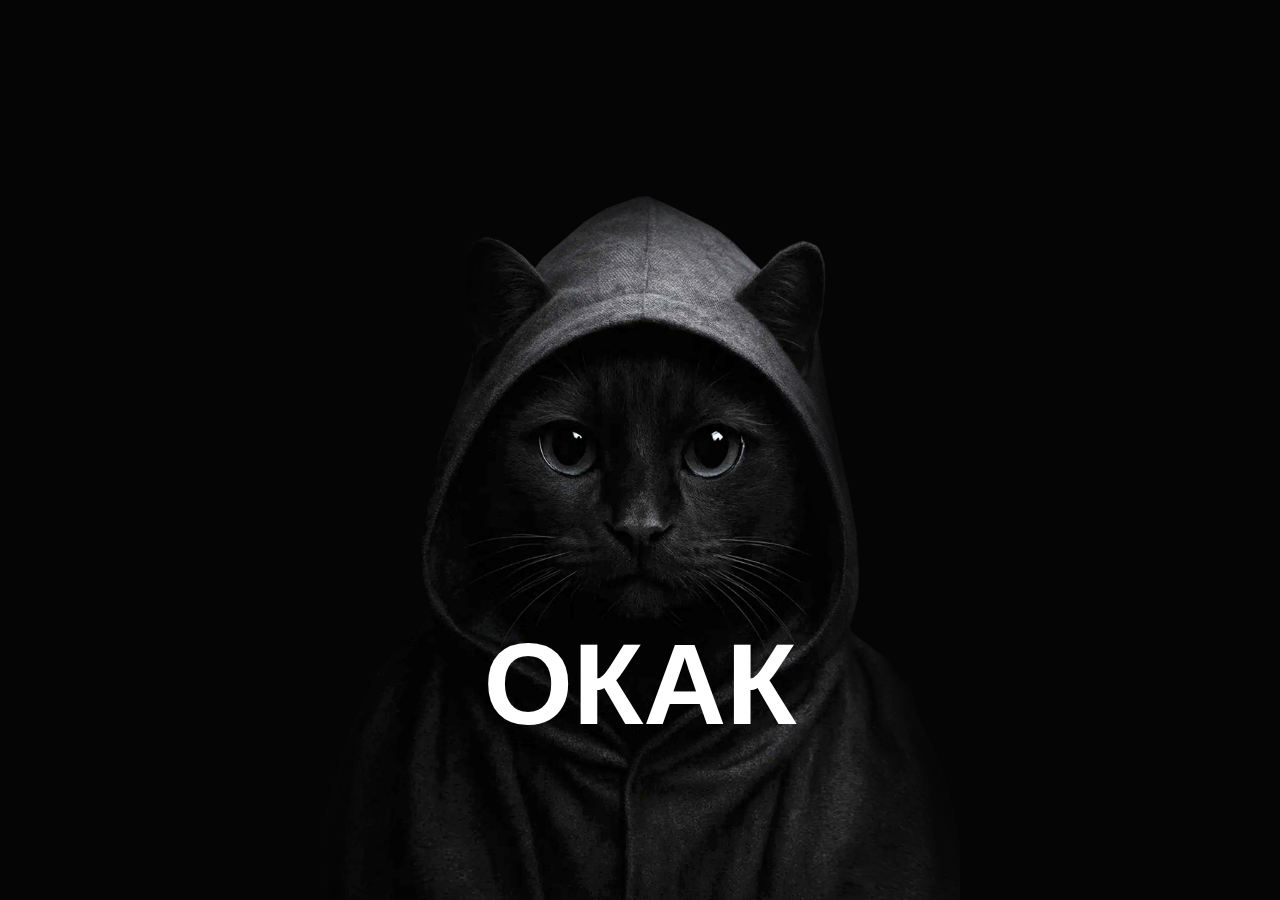
<file: 404/index.html>
<!DOCTYPE html>
<html lang="en">
<head>
    <meta charset="UTF-8">
    <meta name="viewport" content="width=device-width, initial-scale=1.0">
    <title>Страница не найдена - 404</title>
    <link rel="stylesheet" href="styles.css">
</head>
<body>
    
    <div class="app">
        <div class="error">
            404
        </div>
        <div class="img">
            <img src="cat.png" alt="cat">
            <h1 class="okak">ОКАК</h1>
        </div>
    </div>


</body>
</html>
</file>
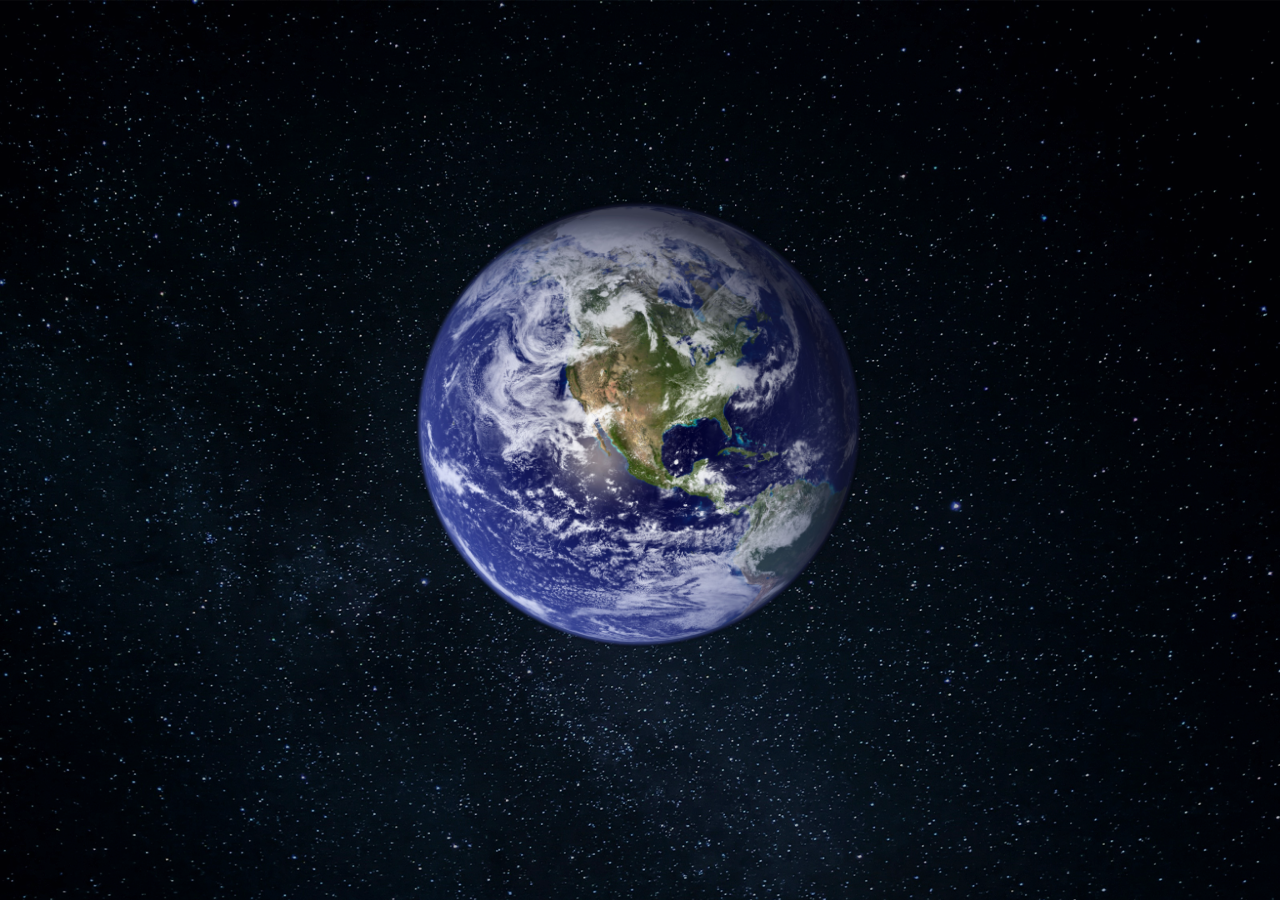
<file: earth mousemove/index.html>
<!DOCTYPE html>
<html lang="en">
<head>
    <meta charset="UTF-8">
    <meta name="viewport" content="width=device-width, initial-scale=1.0">
    <title>Document</title>
    <link rel="stylesheet" href="css/style.css">
</head>
<body>









        <section class="inner">
            <div class="earth">
                <img src="img/earth.png" alt="earth">
                <h1 class="title">
                    <span>E</span>
                    <span>A</span>
                    <span>R</span>
                    <span>T</span>
                    <span>H</span>
                </h1>
            </div>
            <div class="stars">
                <img src="img/stars.jpg" alt="stars">
            </div>
        </section>










        

    

    <script src="js/main.js"></script>
</body>
</html>
</file>
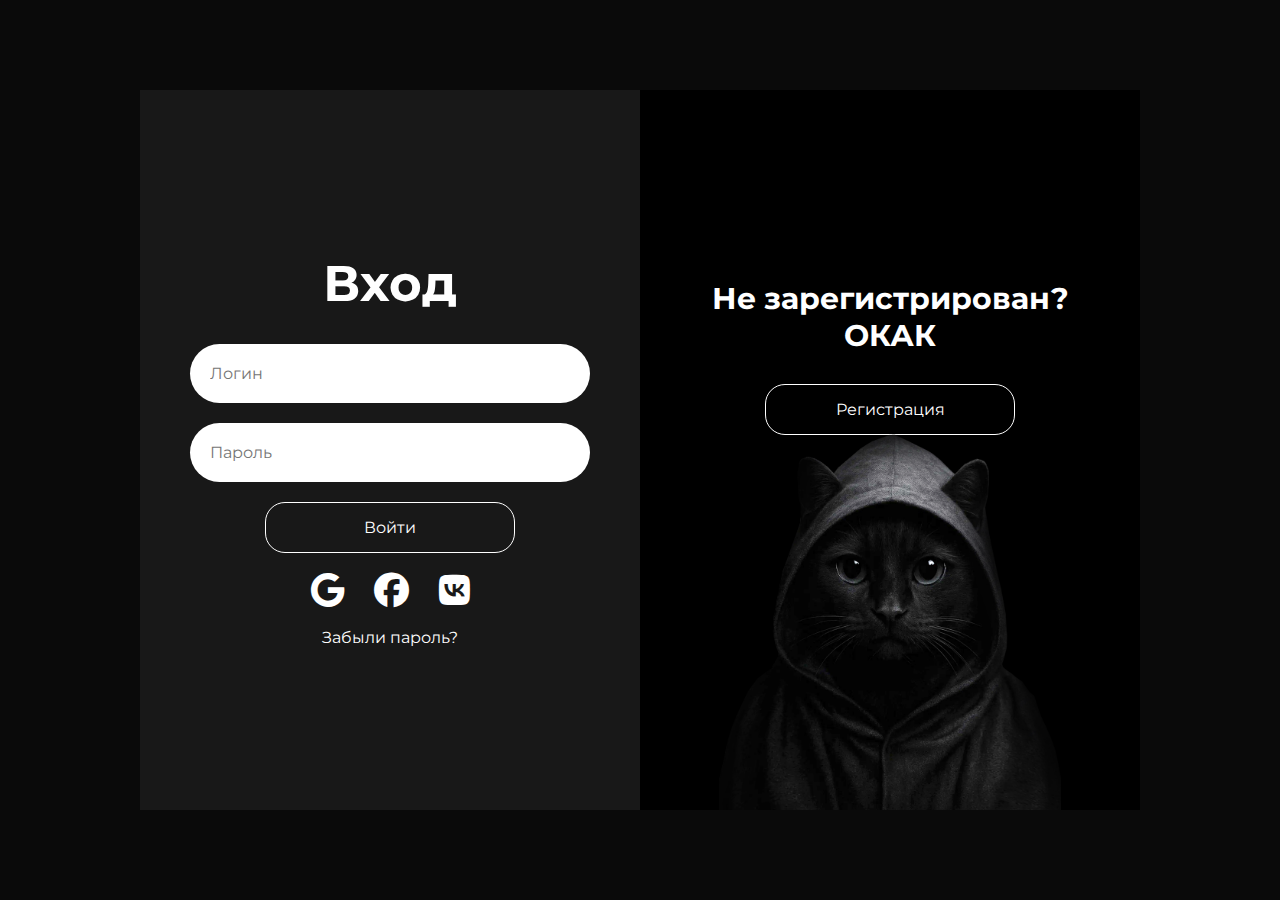
<file: form/index.html>
<!DOCTYPE html>
<html lang="en">
<head>
    <meta charset="UTF-8">
    <meta name="viewport" content="width=device-width, initial-scale=1.0">
    <title>Document</title>
    <link rel="stylesheet" href="style.css">
    <link rel="stylesheet" href="https://cdnjs.cloudflare.com/ajax/libs/font-awesome/6.5.0/css/all.min.css">

</head>
<body>



    <div class="app">


        <div class="inner">
            <form class="form logIn">
                <div class="logInBox">
                    <div>
                        <h3 class="title">Вход</h3>
                    </div>
                    <div class="inputBox">
                        <input class="input" type="text" placeholder="Логин">
                        <input class="input" type="text" placeholder="Пароль">
                        <button type="button" class="btn">Войти</button type="button">
                        <div class="icons">
                            <i class="fa-brands fa-google"></i>
                            <i class="fa-brands fa-facebook"></i>
                            <i class="fa-brands fa-vk"></i>
                        </div>
                        <a href="#" class="fp-link">Забыли пароль?</a>
                    </div>
                </div>
                <div class="logInBox">
                    <div>
                        <h3 class="title">Регистрация</h3>
                    </div>
                    <div class="inputBox">
                        <input class="input" type="text" placeholder="Логин">
                        <input class="input" type="text" placeholder="Пароль">
                        <input class="input" type="text" placeholder="Почта">
                        <button type="button" class="btn">Зарегистрироваться</button type="button">
                        <div class="icons">
                            <i class="fa-brands fa-google"></i>
                            <i class="fa-brands fa-facebook"></i>
                            <i class="fa-brands fa-vk"></i>
                        </div>
                       
                    </div>
                </div>
            </form>
            
            <form class="form signIn">
                <div class="toLogIn">
                    <div class="elements">
                        <div class="text">
                            <h4 class="smalltitle">Уже зарегистрирован?</h4>
                            <h4 class="smalltitle">ОКАК</h4>
                        </div>
                        <button type="button" class="btn login-btn">Войти</button type="button">
                    </div>
                    <img class="cat" src="img/cat.png" alt="cat">       
                </div>
                <div class="toSignIn">
                    <div class="elements">
                        <div class="text">
                            <h4 class="smalltitle">Не зарегистрирован?</h4>
                            <h4 class="smalltitle">ОКАК</h4>
                        </div>
                        <button type="button" class="btn registration-btn">Регистрация</button type="button">
                    </div>
                    <img class="cat" src="img/cat.png" alt="cat">       
                </div>
            </form>
        </div>



    </div>


    <script src="main.js"></script>
</body>
</html>
</file>
<file: 404/styles.css>
* {
    margin: 0;
    padding: 0;
    box-sizing: border-box;
}

.app {
    position: relative;
    height: 100svh;
    background-color: #050505;
    overflow: hidden;
    font-family: "Montserrat", sans-serif;
    color: #fff;
    font-size: 18px;
}

.img {
    position: absolute;
    bottom: 0;
    max-width: 1920px;
    left: 50%;
    transform: translateX(-50%);
    animation: catAnim 1.5s ease forwards;
}

.img img {
    display: flex;
    width: 100%;
    height: 100%;
    object-fit: cover;
}

@keyframes catAnim {
    0%{
        translate: 0 50%;
    }
    100%{
        translate: 0 0;
    }
}

.okak {
    position: absolute;
    bottom: 150px;
    left: 50%;
    translate: -50% 0;
    font-weight: 900;;
    font-size: 115px;
}

.error {
    position: absolute;
    top: 50%;
    left: 50%;
    font-size: 750px;
    font-weight: 900;
    transform: translate(-50%, 800px);
    animation: errorAnim 1.5s ease forwards;
}

@keyframes errorAnim {
    100% {
        transform: translate(-50%, -400px);
    }
}
</file>
<file: earth mousemove/css/style.css>
@import url('https://fonts.googleapis.com/css2?family=Dela+Gothic+One&display=swap');

















* {
    margin: 0;
    padding: 0;
    box-sizing: border-box;
}

img {
    width: 100%;
    height: 100%;
    object-fit: cover;
}

.inner {
    position: relative;
    overflow: hidden;
    display: flex;
    align-items: center;
    justify-content: center;
    min-height: 100svh;
    background-color: #04040f;
    color: #fff;
    font-family: "Dela Gothic One", sans-serif;
}



















.stars {
    position: absolute;
    inset: 0;
    opacity: 0.7;
}























.earth {
    margin-top: -50px;
    position: relative;
    z-index: 10;
    max-width: 500px;
}

.earth .title {
    display: flex;
    gap: 50px;
    position: absolute;
    bottom: -100px;
    left: 50%;
    font-size: 55px;
    text-transform: uppercase;
    text-align: center;
    opacity: 0;
    transform: translate(-50%, calc(-50% + 50px));
    animation: animLetters 1s ease forwards;
}

@keyframes animLetters {
    100% {
        opacity: 1;
        transform: translate(-50%, -50%);
    }
}
</file>
<file: form/style.css>
@import url('https://fonts.googleapis.com/css2?family=Montserrat:ital,wght@0,300..800;1,300..800&display=swap');




* {
    margin: 0;
    padding: 0;
    box-sizing: border-box;
}

.app {
    min-height: 100svh;
    display: flex;
    align-items: center;
    justify-content: center;
    background: #0a0a0a;
    color: #fff;
    font-family: "Montserrat", sans-serif;


}

.inner {
    position: relative;
    display: flex;
    max-width: 1000px;
    width: 100%;
    height: 80svh;
}

.title {
    font-size: 50px;
}

.smalltitle {
    font-size: 30px;
}

.title,
.smalltitle {
    text-wrap: nowrap;
    text-align: center;
}


.btn {
    display: flex;
    justify-content: center;
    align-items: center;
    max-width: 250px;
    width: 100%;
    padding: 15px;
    border-radius: 20px;
    border: 1px solid #fff;
    color: #fff;
    background-color: transparent;
    outline: 1px solid transparent;
    font: inherit;
    cursor: pointer;
    transition: .3s;
}

.btn:hover {
    color: #1a1a1a;
    background-color: #fff;
}

.input {
    padding: 20px;
    border-radius: 30px;
    border: none;
    outline: 1px solid transparent;
    font: inherit;
    width: 100%;
}


img {
    width: 100%;
    height: 100%;
    object-fit: contain;
}

a {
    color: inherit;
    text-decoration: none;
}


.form {
    display: flex;
    justify-content: space-between;
    overflow: hidden;
}

.logIn {
    position: relative;
    z-index: 10;
    width: 100%;
    background-color: #0a0a0a;
    clip-path: inset(0 50% 0 0);
    transition: all .7s;
}

.logIn.active {
    clip-path: inset(0 0 0 50%);
}


.logInBox {
    display: flex;
    flex-direction: column;
    align-items: center;
    justify-content: center;
    max-width: 50%;
    width: 100%;
    height: 100%;
    background-color: #181818;
}

.logInBox .title {
    margin-bottom: 30px;
}

.logInBox .fp-link {
    text-align: center;
}

.logInBox .inputBox {
    max-width: 400px;
    width: 100%;
    display: flex;
    flex-direction: column;
    align-items: center;
    justify-content: center;
    gap: 20px;
}

.logInBox .icons {
    display: flex;
    gap: 30px;
    font-size: 35px;
}

.logInBox .icons i {
    cursor: pointer;
    transition: .7s;
}

.logInBox .icons i:hover {
    rotate: 360deg;
}

.logIn .toSignInBox {
    position: relative;
    max-width: 50%;
    width: 100%;
    height: 100%;
    overflow: hidden;
    background-color: #111111;
}

.signIn {
    position: absolute;
    z-index: 0;
    inset: 0;
    background: #000;
    clip-path: inset(0 0 0 50%);
    transition: .7s;
}

.signIn.active {
    clip-path: inset(0 50% 0 0);
}

.signIn .toLogIn,
.signIn .toSignIn {
    position: relative;
    max-width: 50%;
    width: 100%;
}

.signIn .cat {
    max-width: 100%;
    height: 380px;
    position: absolute;
    left: 0;
    right: 0;
    bottom: 0px;
}


.signIn .elements {
    padding-top: 190px;


    z-index: 50;
    width: 100%;
    display: flex;
    flex-direction: column;
    align-items: center;
    gap: 30px;
}
</file>
